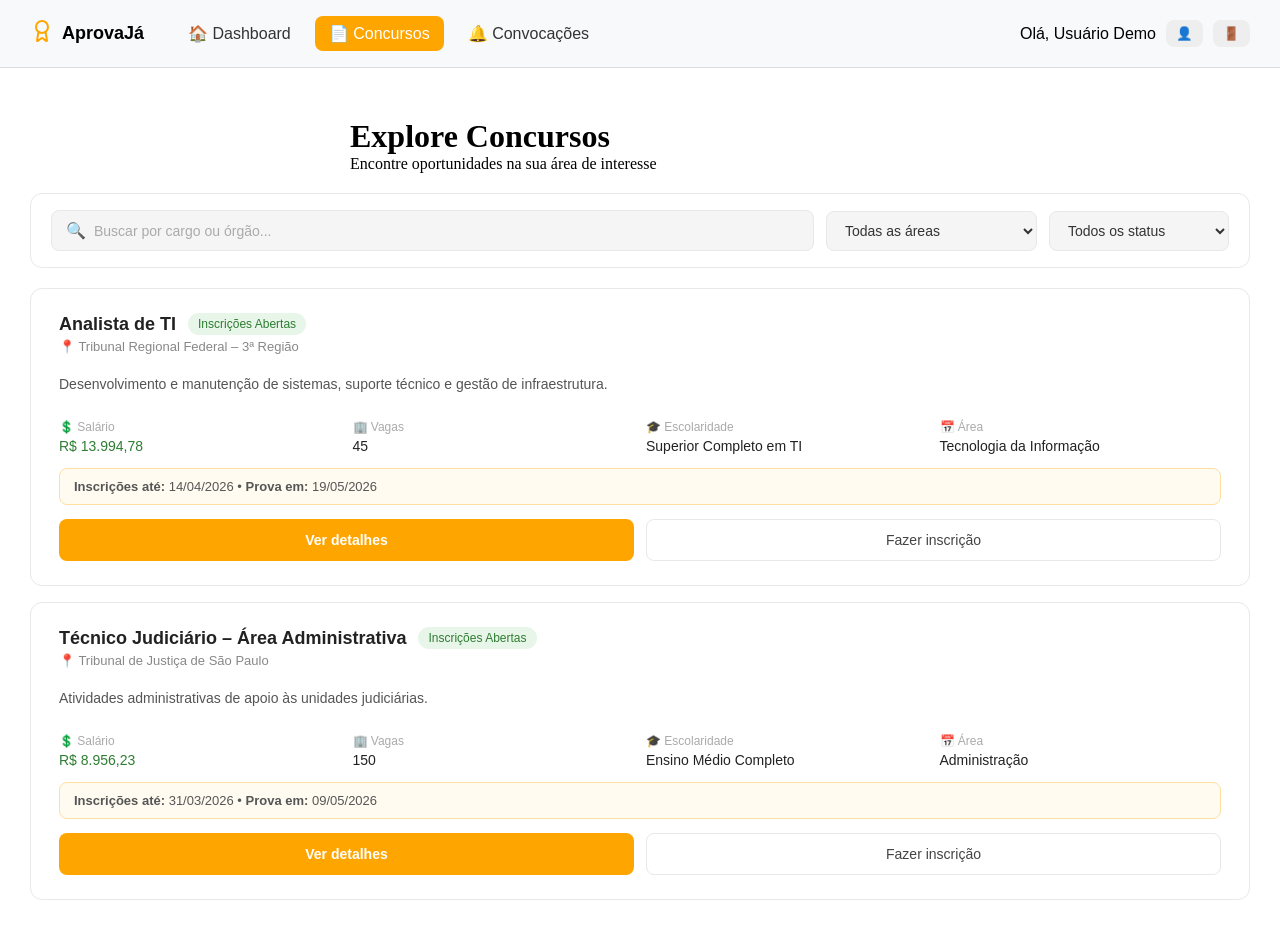
<file: concursos.html>
<!DOCTYPE html>
<html lang="pt-BR">
<head>
    <meta charset="UTF-8">
    <meta name="viewport" content="width=device-width, initial-scale=1.0">
    <link rel="stylesheet" href="style.css">
    <link rel="stylesheet" href="concursos.css">
    <title>AprovaJá – Concursos</title>
</head>
<body>

    <div class="navbar-wrapper">
        <nav class="navbar">
            <div class="nav-left">
                <div class="logo">
                    <span class="icon"><svg xmlns="http://www.w3.org/2000/svg" width="24" height="24" viewBox="0 0 24 24" fill="none" stroke="currentColor" stroke-width="2" stroke-linecap="round" stroke-linejoin="round"><path d="m15.477 12.89 1.515 8.526a.5.5 0 0 1-.81.47l-3.58-2.687a1 1 0 0 0-1.197 0l-3.586 2.686a.5.5 0 0 1-.81-.469l1.514-8.526"></path><circle cx="12" cy="8" r="6"></circle></svg></span>
                    <span class="brand">AprovaJá</span>
                </div>
                <ul class="menu" id="menu">
                    <li><a href="index.html">🏠 Dashboard</a></li>
                    <li class="active"><a href="#">📄 Concursos</a></li>
                    <li><a href="convocacoes.html">🔔 Convocações</a></li>
                </ul>
            </div>
            <div class="nav-right">
                <span class="user">Olá, Usuário Demo</span>
                <button class="icon-btn" onclick="window.location.href='perfil.html'">👤</button>
                <button class="icon-btn logout">🚪</button>
            </div>
            <button class="hamburger" id="hamburger" aria-label="Menu">
                <span></span>
                <span></span>
                <span></span>
            </button>
        </nav>
    </div>

    <div class="apresentacao">
        <h1>Explore Concursos</h1>
        <p>Encontre oportunidades na sua área de interesse</p>
    </div>

    <main class="concursos-page">

        <!-- Filtros -->
        <div class="filtros">
            <div class="filtro-busca">
                <span class="filtro-icon">🔍</span>
                <input type="text" placeholder="Buscar por cargo ou órgão...">
            </div>
            <select>
                <option>Todas as áreas</option>
                <option>Tecnologia da Informação</option>
                <option>Administração</option>
                <option>Jurídico</option>
            </select>
            <select>
                <option>Todos os status</option>
                <option>Inscrições Abertas</option>
                <option>Encerrado</option>
            </select>
        </div>

        <!-- Lista de concursos -->
        <div class="concursos-lista">

            <div class="concurso-card">
                <div class="concurso-topo">
                    <div>
                        <div class="concurso-titulo-row">
                            <h2 class="concurso-titulo">Analista de TI</h2>
                            <span class="badge green">Inscrições Abertas</span>
                        </div>
                        <p class="concurso-orgao">📍 Tribunal Regional Federal – 3ª Região</p>
                    </div>
                </div>

                <p class="concurso-desc">Desenvolvimento e manutenção de sistemas, suporte técnico e gestão de infraestrutura.</p>

                <div class="concurso-info">
                    <div class="info-item">
                        <p class="info-label">💲 Salário</p>
                        <p class="info-value green">R$ 13.994,78</p>
                    </div>
                    <div class="info-item">
                        <p class="info-label">🏢 Vagas</p>
                        <p class="info-value">45</p>
                    </div>
                    <div class="info-item">
                        <p class="info-label">🎓 Escolaridade</p>
                        <p class="info-value">Superior Completo em TI</p>
                    </div>
                    <div class="info-item">
                        <p class="info-label">📅 Área</p>
                        <p class="info-value">Tecnologia da Informação</p>
                    </div>
                </div>

                <div class="concurso-datas">
                    <p><strong>Inscrições até:</strong> 14/04/2026 &bull; <strong>Prova em:</strong> 19/05/2026</p>
                </div>

                <div class="concurso-acoes">
                    <button class="btn-detalhes">Ver detalhes</button>
                    <button class="btn-inscricao">Fazer inscrição</button>
                </div>
            </div>

            <div class="concurso-card">
                <div class="concurso-topo">
                    <div>
                        <div class="concurso-titulo-row">
                            <h2 class="concurso-titulo">Técnico Judiciário – Área Administrativa</h2>
                            <span class="badge green">Inscrições Abertas</span>
                        </div>
                        <p class="concurso-orgao">📍 Tribunal de Justiça de São Paulo</p>
                    </div>
                </div>

                <p class="concurso-desc">Atividades administrativas de apoio às unidades judiciárias.</p>

                <div class="concurso-info">
                    <div class="info-item">
                        <p class="info-label">💲 Salário</p>
                        <p class="info-value green">R$ 8.956,23</p>
                    </div>
                    <div class="info-item">
                        <p class="info-label">🏢 Vagas</p>
                        <p class="info-value">150</p>
                    </div>
                    <div class="info-item">
                        <p class="info-label">🎓 Escolaridade</p>
                        <p class="info-value">Ensino Médio Completo</p>
                    </div>
                    <div class="info-item">
                        <p class="info-label">📅 Área</p>
                        <p class="info-value">Administração</p>
                    </div>
                </div>

                <div class="concurso-datas">
                    <p><strong>Inscrições até:</strong> 31/03/2026 &bull; <strong>Prova em:</strong> 09/05/2026</p>
                </div>

                <div class="concurso-acoes">
                    <button class="btn-detalhes">Ver detalhes</button>
                    <button class="btn-inscricao">Fazer inscrição</button>
                </div>
            </div>

        </div>
    </main>

    <script>
        const hamburger = document.getElementById('hamburger');
        const menu = document.getElementById('menu');
        hamburger.addEventListener('click', () => {
            menu.classList.toggle('open');
            hamburger.classList.toggle('active');
        });
    </script>
</body>
</html>
</file>
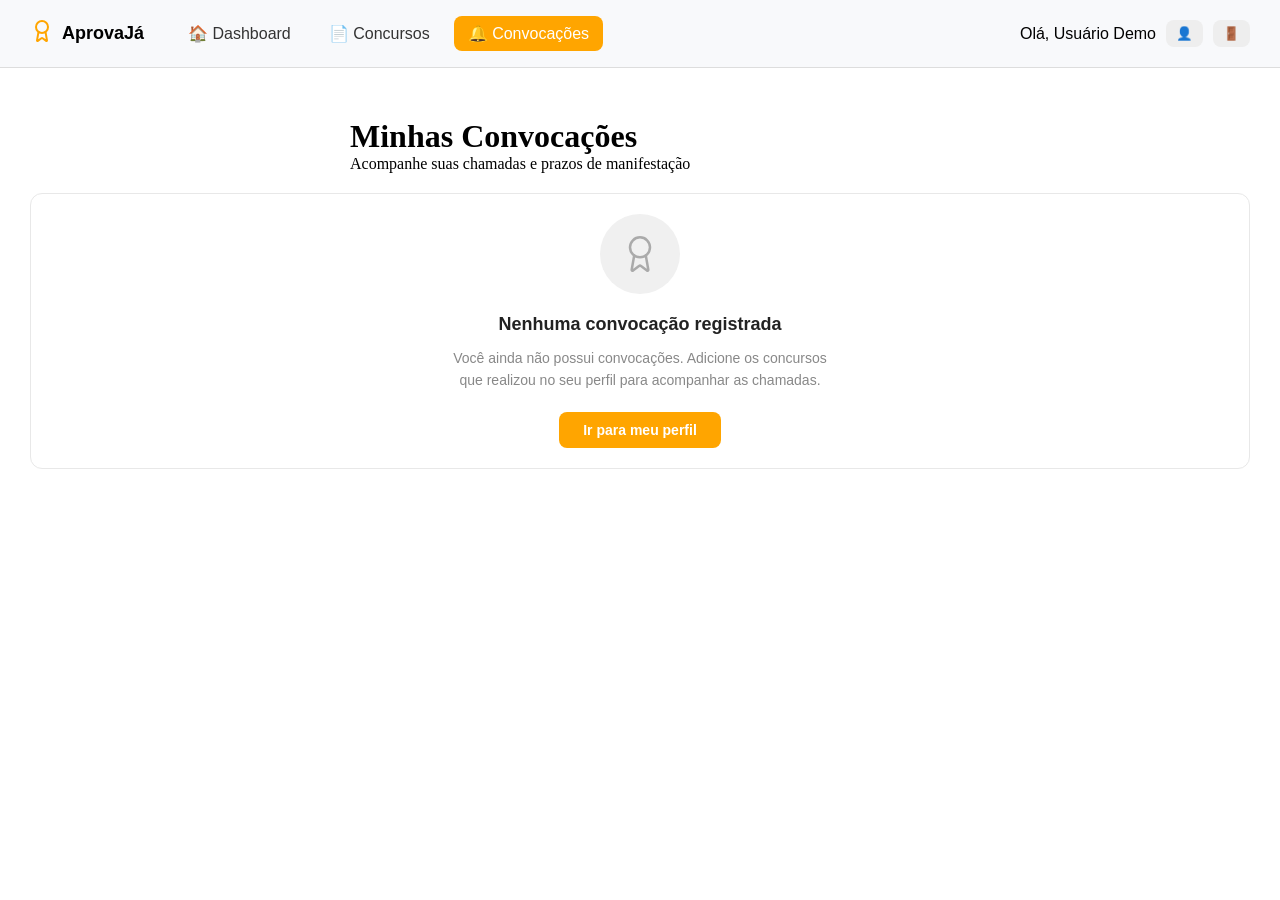
<file: convocacoes.html>
<!DOCTYPE html>
<html lang="pt-BR">
<head>
    <meta charset="UTF-8">
    <meta name="viewport" content="width=device-width, initial-scale=1.0">
    <link rel="stylesheet" href="convocacoes.css">
    <link rel="stylesheet" href="style.css">
    <title>AprovaJá – Convocações</title>
</head>
<body>

    <div class="navbar-wrapper">
        <nav class="navbar">
            <div class="nav-left">
                <div class="logo">
                    <span class="icon"><svg xmlns="http://www.w3.org/2000/svg" width="24" height="24" viewBox="0 0 24 24" fill="none" stroke="currentColor" stroke-width="2" stroke-linecap="round" stroke-linejoin="round"><path d="m15.477 12.89 1.515 8.526a.5.5 0 0 1-.81.47l-3.58-2.687a1 1 0 0 0-1.197 0l-3.586 2.686a.5.5 0 0 1-.81-.469l1.514-8.526"></path><circle cx="12" cy="8" r="6"></circle></svg></span>
                    <span class="brand">AprovaJá</span>
                </div>
                <ul class="menu" id="menu">
                    <li><a href="index.html">🏠 Dashboard</a></li>
                    <li><a href="concursos.html">📄 Concursos</a></li>
                    <li class="active"><a href="#">🔔 Convocações</a></li>
                </ul>
            </div>
            <div class="nav-right">
                <span class="user">Olá, Usuário Demo</span>
                <button class="icon-btn" onclick="window.location.href='perfil.html'">👤</button>
                <button class="icon-btn logout">🚪</button>
            </div>
            <button class="hamburger" id="hamburger" aria-label="Menu">
                <span></span>
                <span></span>
                <span></span>
            </button>
        </nav>
    </div>

    <div class="apresentacao">
        <h1>Minhas Convocações</h1>
        <p>Acompanhe suas chamadas e prazos de manifestação</p>
    </div>

    <main class="convocacoes-page">
        <div class="panel empty-panel">
            <div class="empty-icon">
                <svg xmlns="http://www.w3.org/2000/svg" width="40" height="40" viewBox="0 0 24 24" fill="none" stroke="#aaa" stroke-width="1.5" stroke-linecap="round" stroke-linejoin="round">
                    <path d="m15.477 12.89 1.515 8.526a.5.5 0 0 1-.81.47l-3.58-2.687a1 1 0 0 0-1.197 0l-3.586 2.686a.5.5 0 0 1-.81-.469l1.514-8.526"/>
                    <circle cx="12" cy="8" r="6"/>
                </svg>
            </div>
            <h2>Nenhuma convocação registrada</h2>
            <p>Você ainda não possui convocações. Adicione os concursos<br>que realizou no seu perfil para acompanhar as chamadas.</p>
            <button class="btn-perfil">Ir para meu perfil</button>
        </div>
    </main>

    <script>
        const hamburger = document.getElementById('hamburger');
        const menu = document.getElementById('menu');
        hamburger.addEventListener('click', () => {
            menu.classList.toggle('open');
            hamburger.classList.toggle('active');
        });
    </script>
</body>
</html>
</file>
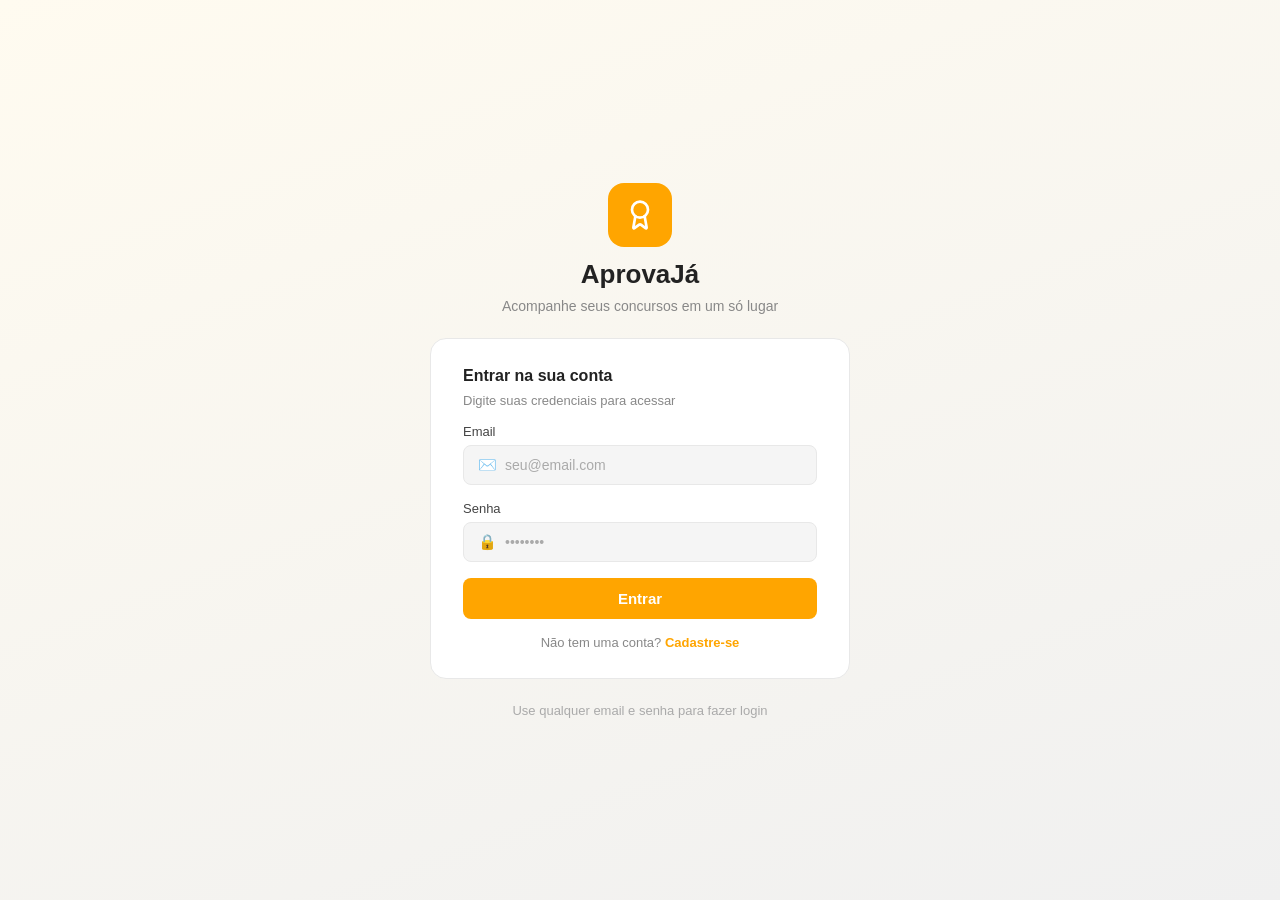
<file: login.html>
<!DOCTYPE html>
<html lang="pt-BR">
<head>
    <meta charset="UTF-8">
    <meta name="viewport" content="width=device-width, initial-scale=1.0">
    <link rel="stylesheet" href="login.css">
    <title>AprovaJá – Login</title>
</head>
<body>

    <div class="login-page">

        <div class="login-header">
            <div class="login-logo">
                <svg xmlns="http://www.w3.org/2000/svg" width="32" height="32" viewBox="0 0 24 24" fill="none" stroke="white" stroke-width="2" stroke-linecap="round" stroke-linejoin="round">
                    <path d="m15.477 12.89 1.515 8.526a.5.5 0 0 1-.81.47l-3.58-2.687a1 1 0 0 0-1.197 0l-3.586 2.686a.5.5 0 0 1-.81-.469l1.514-8.526"/>
                    <circle cx="12" cy="8" r="6"/>
                </svg>
            </div>
            <h1>AprovaJá</h1>
            <p>Acompanhe seus concursos em um só lugar</p>
        </div>

        <div class="login-card">
            <h2>Entrar na sua conta</h2>
            <p class="card-subtitle">Digite suas credenciais para acessar</p>

            <div class="field">
                <label for="email">Email</label>
                <div class="input-wrapper">
                    <span class="input-icon">✉️</span>
                    <input type="email" id="email" placeholder="seu@email.com">
                </div>
            </div>

            <div class="field">
                <label for="senha">Senha</label>
                <div class="input-wrapper">
                    <span class="input-icon">🔒</span>
                    <input type="password" id="senha" placeholder="••••••••">
                </div>
            </div>

            <button class="btn-entrar">Entrar</button>

            <p class="cadastro">Não tem uma conta? <a href="#">Cadastre-se</a></p>
        </div>

        <p class="hint">Use qualquer email e senha para fazer login</p>

    </div>

    <script>
        document.querySelector('.btn-entrar').addEventListener('click', () => {
            window.location.href = 'index.html';
        });
    </script>
</body>
</html>
</file>
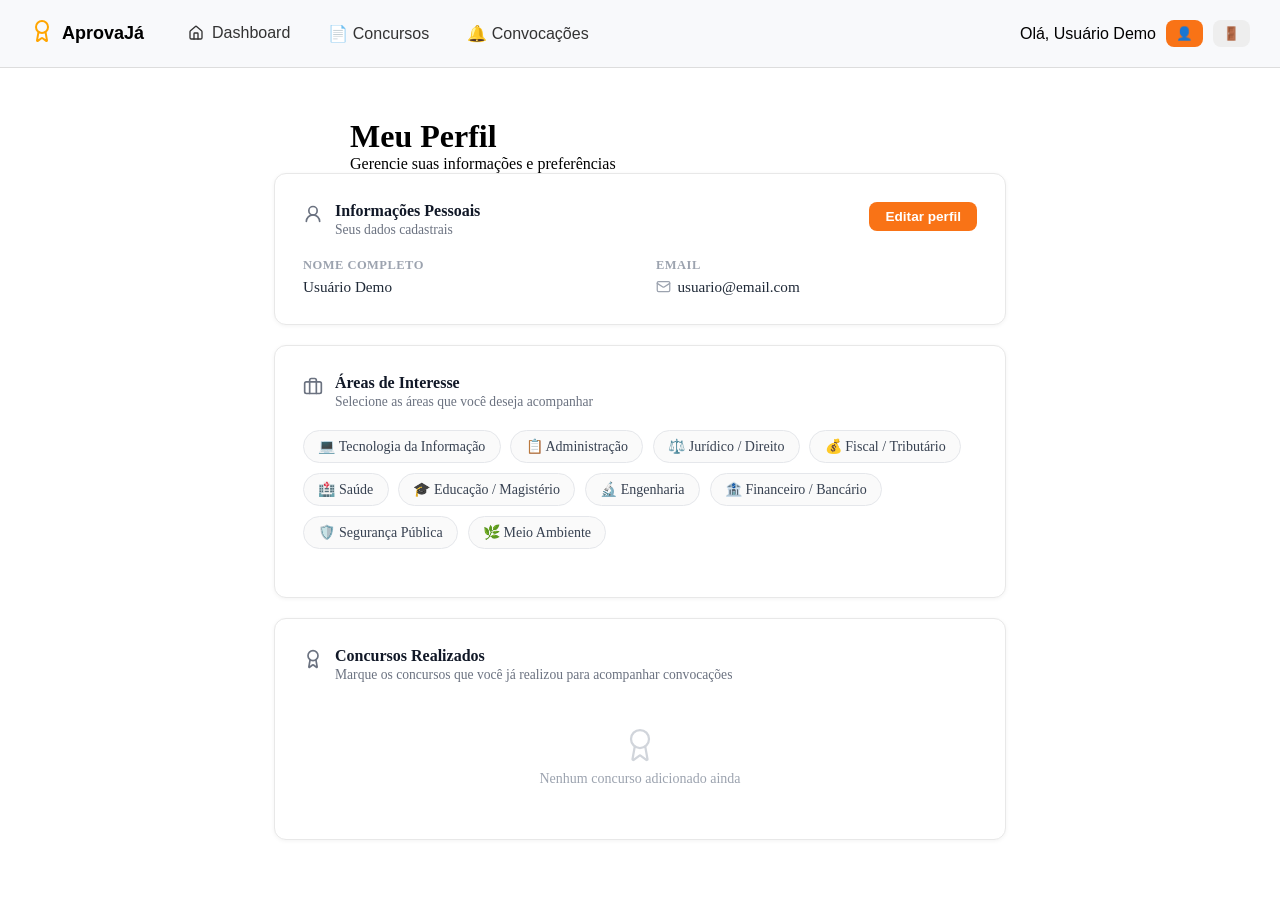
<file: perfil.html>
<!DOCTYPE html>
<html lang="pt-BR">
<head>
    <meta charset="UTF-8">
    <meta name="viewport" content="width=device-width, initial-scale=1.0">
    <link rel="stylesheet" href="style.css">
    <link rel="stylesheet" href="perfil.css">
    <title>AprovaJá – Meu Perfil</title>
</head>
<body>

    <div class="navbar-wrapper">
        <nav class="navbar">
            <div class="nav-left">
                <div class="logo">
                    <span class="icon"><svg xmlns="http://www.w3.org/2000/svg" width="24" height="24" viewBox="0 0 24 24" fill="none" stroke="currentColor" stroke-width="2" stroke-linecap="round" stroke-linejoin="round"><path d="m15.477 12.89 1.515 8.526a.5.5 0 0 1-.81.47l-3.58-2.687a1 1 0 0 0-1.197 0l-3.586 2.686a.5.5 0 0 1-.81-.469l1.514-8.526"></path><circle cx="12" cy="8" r="6"></circle></svg></span>
                    <span class="brand">AprovaJá</span>
                </div>
                <ul class="menu" id="menu">
                    <li><a href="index.html"><svg xmlns="http://www.w3.org/2000/svg" width="16" height="16" viewBox="0 0 24 24" fill="none" stroke="currentColor" stroke-width="2" stroke-linecap="round" stroke-linejoin="round"><path d="M15 21v-8a1 1 0 0 0-1-1h-4a1 1 0 0 0-1 1v8"></path><path d="M3 10a2 2 0 0 1 .709-1.528l7-5.999a2 2 0 0 1 2.582 0l7 5.999A2 2 0 0 1 21 10v9a2 2 0 0 1-2 2H5a2 2 0 0 1-2-2z"></path></svg> Dashboard</a></li>
                    <li><a href="concursos.html">📄 Concursos</a></li>
                    <li><a href="convocacoes.html">🔔 Convocações</a></li>
                </ul>
            </div>
            <div class="nav-right">
                <span class="user">Olá, Usuário Demo</span>
                <button class="icon-btn active-page" onclick="window.location.href='perfil.html'">👤</button>
                <button class="icon-btn logout">🚪</button>
            </div>
            <button class="hamburger" id="hamburger" aria-label="Menu">
                <span></span><span></span><span></span>
            </button>
        </nav>
    </div>

    <div class="apresentacao">
        <h1>Meu Perfil</h1>
        <p>Gerencie suas informações e preferências</p>
    </div>

    <main class="perfil-page">

        <!-- Informações Pessoais -->
        <section class="perfil-card">
            <div class="perfil-card-header">
                <div class="perfil-card-title">
                    <svg xmlns="http://www.w3.org/2000/svg" width="20" height="20" viewBox="0 0 24 24" fill="none" stroke="currentColor" stroke-width="2" stroke-linecap="round" stroke-linejoin="round"><circle cx="12" cy="8" r="5"/><path d="M20 21a8 8 0 0 0-16 0"/></svg>
                    <div>
                        <p class="card-title-text">Informações Pessoais</p>
                        <p class="card-subtitle">Seus dados cadastrais</p>
                    </div>
                </div>
                <button class="btn-editar">Editar perfil</button>
            </div>
            <div class="info-grid">
                <div class="info-field">
                    <p class="field-label">Nome completo</p>
                    <p class="field-value">Usuário Demo</p>
                </div>
                <div class="info-field">
                    <p class="field-label">Email</p>
                    <p class="field-value">
                        <svg xmlns="http://www.w3.org/2000/svg" width="15" height="15" viewBox="0 0 24 24" fill="none" stroke="currentColor" stroke-width="2" stroke-linecap="round" stroke-linejoin="round"><rect width="20" height="16" x="2" y="4" rx="2"/><path d="m22 7-8.97 5.7a1.94 1.94 0 0 1-2.06 0L2 7"/></svg>
                        usuario@email.com
                    </p>
                </div>
            </div>
        </section>

        <!-- Áreas de Interesse -->
        <section class="perfil-card">
            <div class="perfil-card-header">
                <div class="perfil-card-title">
                    <svg xmlns="http://www.w3.org/2000/svg" width="20" height="20" viewBox="0 0 24 24" fill="none" stroke="currentColor" stroke-width="2" stroke-linecap="round" stroke-linejoin="round"><rect width="20" height="14" x="2" y="7" rx="2"/><path d="M16 21V5a2 2 0 0 0-2-2h-4a2 2 0 0 0-2 2v16"/></svg>
                    <div>
                        <p class="card-title-text">Áreas de Interesse</p>
                        <p class="card-subtitle">Selecione as áreas que você deseja acompanhar</p>
                    </div>
                </div>
            </div>
            <div class="areas-grid">
                <span class="area-chip active">💻 Tecnologia da Informação</span>
                <span class="area-chip active">📋 Administração</span>
                <span class="area-chip">⚖️ Jurídico / Direito</span>
                <span class="area-chip">💰 Fiscal / Tributário</span>
                <span class="area-chip">🏥 Saúde</span>
                <span class="area-chip">🎓 Educação / Magistério</span>
                <span class="area-chip">🔬 Engenharia</span>
                <span class="area-chip">🏦 Financeiro / Bancário</span>
                <span class="area-chip">🛡️ Segurança Pública</span>
                <span class="area-chip">🌿 Meio Ambiente</span>
            </div>
        </section>

        <!-- Concursos Realizados -->
        <section class="perfil-card">
            <div class="perfil-card-header">
                <div class="perfil-card-title">
                    <svg xmlns="http://www.w3.org/2000/svg" width="20" height="20" viewBox="0 0 24 24" fill="none" stroke="currentColor" stroke-width="2" stroke-linecap="round" stroke-linejoin="round"><path d="m15.477 12.89 1.515 8.526a.5.5 0 0 1-.81.47l-3.58-2.687a1 1 0 0 0-1.197 0l-3.586 2.686a.5.5 0 0 1-.81-.469l1.514-8.526"/><circle cx="12" cy="8" r="6"/></svg>
                    <div>
                        <p class="card-title-text">Concursos Realizados</p>
                        <p class="card-subtitle">Marque os concursos que você já realizou para acompanhar convocações</p>
                    </div>
                </div>
            </div>
            <div class="concursos-empty">
                <svg xmlns="http://www.w3.org/2000/svg" width="36" height="36" viewBox="0 0 24 24" fill="none" stroke="#d1d5db" stroke-width="1.5"><path d="m15.477 12.89 1.515 8.526a.5.5 0 0 1-.81.47l-3.58-2.687a1 1 0 0 0-1.197 0l-3.586 2.686a.5.5 0 0 1-.81-.469l1.514-8.526"/><circle cx="12" cy="8" r="6"/></svg>
                <p>Nenhum concurso adicionado ainda</p>
            </div>
        </section>

    </main>

    <script>
        const hamburger = document.getElementById('hamburger');
        const menu = document.getElementById('menu');
        hamburger.addEventListener('click', () => {
            menu.classList.toggle('open');
            hamburger.classList.toggle('active');
        });
    </script>
</body>
</html>
</file>
<file: style.css>
* {
    box-sizing: border-box;
    margin: 0;
    padding: 0;
}

.navbar-wrapper {
    background: #f8f9fb;
    border-bottom: 1px solid #ddd;
}

.navbar {
    display: flex;
    justify-content: space-between;
    align-items: center;
    padding: 16px 20px;
    background: #f8f9fb;
    font-family: sans-serif;
    max-width: 1260px; margin: 0 auto;
}

.nav-left {
    display: flex;
    align-items: center;
    gap: 30px;
}

.nav-left {
    white-space: nowrap
}

.icon {
    color: orange;
}

.menu li a {
    display: flex;
    align-items: center; 
    gap: 8px;
}

.logo {
    display: flex;
    align-items: center;
    gap: 8px;
    font-weight: bold;
    font-size: 18px;
    white-space: nowrap
}

.menu {
display: flex;
list-style: none;
gap: 10px;
}

.menu li a {
text-decoration: none;
padding: 8px 14px;
border-radius: 8px;
color: #333;
}

.menu li.active a {
background: orange;
color: white;
}

.nav-right {
display: flex;
align-items: center;
gap: 10px;
}

.icon-btn {
border: none;
background: #eee;
padding: 6px 10px;
border-radius: 8px;
cursor: pointer;
}

.logout {
color: red;
}

/* ── Hambúrguer ── */
.hamburger {
    display: none; /* escondido no desktop */
    flex-direction: column;
    justify-content: center;
    gap: 5px;
    background: none;
    border: none;
    cursor: pointer;
    padding: 4px;
}

.hamburger span {
    display: block;
    width: 22px;
    height: 2px;
    background: #333;
    border-radius: 2px;
    transition: transform 0.3s, opacity 0.3s;
}

.apresentacao {
    display: flex;
    flex-direction: column;
    margin-top: 50px;
    margin-left: 350px;
}

.dashboard {
    display: flex;
    flex-direction: column; /* empilha as 3 seções */
    gap: 24px;
}

.stats-grid {
    display: grid;
    grid-template-columns: repeat(4, 1fr); /* 4 colunas iguais */
    gap: 16px;
}

.panels-grid {
    display: grid;
    grid-template-columns: 1fr 1fr; /* 2 colunas iguais */
    gap: 16px;
}

/* Animação do X quando aberto */
.hamburger.active span:nth-child(1) { transform: translateY(7px) rotate(45deg); }
.hamburger.active span:nth-child(2) { opacity: 0; }
.hamburger.active span:nth-child(3) { transform: translateY(-7px) rotate(-45deg); }
/* ── Dashboard ── */
.dashboard {
    max-width: 1260px;
    margin: 20px auto 40px;
    padding: 0 20px;
}

.stat-card {
    background: white;
    border: 1px solid #e8e8e8;
    border-radius: 12px;
    padding: 16px 20px;
    display: flex;
    justify-content: space-between;
    align-items: flex-start;
    font-family: sans-serif;
}

.stat-label { font-size: 13px; color: #888; margin-bottom: 8px; }
.stat-value  { font-size: 26px; font-weight: 600; }

.stat-icon {
    width: 40px;
    height: 40px;
    border-radius: 8px;
    display: flex;
    align-items: center;
    justify-content: center;
    font-size: 18px;
    flex-shrink: 0;
}

.stat-icon.gray   { background: #f0f0f0; }
.stat-icon.green  { background: #e8f5e9; }
.stat-icon.purple { background: #f3e8fd; }
.stat-icon.orange { background: #fff3e0; }

.panel {
    background: white;
    border: 1px solid #e8e8e8;
    border-radius: 12px;
    padding: 20px;
    font-family: sans-serif;
}

.panel-header {
    display: flex;
    justify-content: space-between;
    align-items: flex-start;
    margin-bottom: 16px;
}

.panel-title    { font-size: 15px; font-weight: 600; }
.panel-subtitle { font-size: 13px; color: #888; margin-top: 2px; }

.btn-link {
    font-size: 13px;
    color: #555;
    background: none;
    border: none;
    cursor: pointer;
    white-space: nowrap;
}

.alerta-item {
    display: flex;
    align-items: flex-start;
    gap: 10px;
    padding: 12px;
    border-radius: 8px;
    margin-bottom: 8px;
    font-size: 13px;
}

.alerta-item.info    { background: #fff8e8; }
.alerta-item.warning { background: #fff3e0; }
.alerta-item.success { background: #e8f5e9; }

.alerta-icon      { font-size: 16px; flex-shrink: 0; margin-top: 1px; }
.alerta-titulo    { font-weight: 500; color: #222; margin-bottom: 2px; }
.alerta-categoria { color: #888; font-size: 12px; }

.empty-state {
    display: flex;
    flex-direction: column;
    align-items: center;
    justify-content: center;
    gap: 6px;
    padding: 32px 0;
    color: #aaa;
    font-size: 13px;
    text-align: center;
}

.muted { font-size: 12px; color: #bbb; }

.concursos-lista {
    display: flex;
    flex-direction: column;
    gap: 12px;
}

.concurso-card {
    border: 1px solid #e8e8e8;
    border-radius: 10px;
    padding: 16px 20px;
}

.concurso-header {
    display: flex;
    justify-content: space-between;
    align-items: flex-start;
    margin-bottom: 4px;
}

.concurso-titulo { font-size: 15px; font-weight: 600; }
.concurso-orgao  { font-size: 13px; color: #888; margin-bottom: 8px; }
.concurso-desc   { font-size: 13px; color: #555; margin-bottom: 14px; }

.badge {
    font-size: 12px;
    padding: 4px 10px;
    border-radius: 20px;
    font-weight: 500;
    white-space: nowrap;
}

.badge.green { background: #e8f5e9; color: #2e7d32; }

.concurso-info {
    display: grid;
    grid-template-columns: repeat(4, 1fr);
    gap: 8px;
}

.info-label { font-size: 12px; color: #aaa; margin-bottom: 2px; }
.info-value { font-size: 13px; font-weight: 500; }
.info-value.green { color: #2e7d32; }

@media (max-width: 768px) {
    .stats-grid    { grid-template-columns: repeat(2, 1fr); }
    .panels-grid   { grid-template-columns: 1fr; }
    .concurso-info { grid-template-columns: repeat(2, 1fr); }
}

@media (max-width: 480px) {
    .stats-grid { grid-template-columns: 1fr; }
}

/* ── Mobile ── */
@media (max-width: 768px) {
    .navbar {
        flex-wrap: wrap;
        padding: 12px 16px;
        gap: 10px;
    }

    .nav-right .user {
        display: none; /* esconde o texto no mobile, fica só os ícones */
    }

    .hamburger {
        display: flex;
    }

    /* Menu some por padrão no mobile */
    .menu {
        display: none;
        flex-direction: column;
        width: 100%;
        gap: 4px;
        padding-bottom: 8px;
    }

    /* Aparece quando tem a classe .open */
    .menu.open {
        display: flex;
    }

    .menu li a {
        display: block;
    }

    .nav-left {
        flex-wrap: wrap;
        gap: 0;
        width: 100%;
    }
}
</file>
<file: concursos.css>
.concursos-page {
    max-width: 1260px;
    margin: 20px auto 40px;
    padding: 0 20px;
    display: flex;
    flex-direction: column;
    gap: 20px;
}

/* ── Filtros ── */
.filtros {
    background: white;
    border: 1px solid #e8e8e8;
    border-radius: 12px;
    padding: 16px 20px;
    display: flex;
    gap: 12px;
    align-items: center;
    flex-wrap: wrap;
}

.filtro-busca {
    display: flex;
    align-items: center;
    gap: 8px;
    background: #f5f5f5;
    border: 1px solid #e8e8e8;
    border-radius: 8px;
    padding: 10px 14px;
    flex: 1;
    min-width: 200px;
}

.filtro-busca input {
    border: none;
    background: transparent;
    outline: none;
    font-size: 14px;
    color: #333;
    width: 100%;
}

.filtro-busca input::placeholder { color: #aaa; }

.filtros select {
    background: #f5f5f5;
    border: 1px solid #e8e8e8;
    border-radius: 8px;
    padding: 10px 14px;
    font-size: 14px;
    color: #333;
    cursor: pointer;
    outline: none;
    min-width: 180px;
}

/* ── Cards ── */
.concursos-lista {
    display: flex;
    flex-direction: column;
    gap: 16px;
}

.concurso-card {
    background: white;
    border: 1px solid #e8e8e8;
    border-radius: 12px;
    padding: 24px 28px;
    display: flex;
    flex-direction: column;
    gap: 14px;
    font-family: sans-serif;
}

.concurso-titulo-row {
    display: flex;
    align-items: center;
    gap: 12px;
    flex-wrap: wrap;
    margin-bottom: 4px;
}

.concurso-titulo {
    font-size: 18px;
    font-weight: 700;
    color: #222;
}

.concurso-orgao {
    font-size: 13px;
    color: #888;
}

.concurso-desc {
    font-size: 14px;
    color: #555;
}

.concurso-info {
    display: grid;
    grid-template-columns: repeat(4, 1fr);
    gap: 12px;
}

.info-label {
    font-size: 12px;
    color: #aaa;
    margin-bottom: 4px;
}

.info-value {
    font-size: 14px;
    font-weight: 500;
    color: #222;
}

.info-value.green { color: #2e7d32; }

.badge {
    font-size: 12px;
    padding: 4px 10px;
    border-radius: 20px;
    font-weight: 500;
    white-space: nowrap;
}

.badge.green { background: #e8f5e9; color: #2e7d32; }

.concurso-datas {
    background: #fffbf0;
    border: 1px solid #ffe0a0;
    border-radius: 8px;
    padding: 10px 14px;
    font-size: 13px;
    color: #555;
}

.concurso-acoes {
    display: grid;
    grid-template-columns: 1fr 1fr;
    gap: 12px;
}

.btn-detalhes {
    background: orange;
    color: white;
    border: none;
    border-radius: 8px;
    padding: 12px;
    font-size: 14px;
    font-weight: 600;
    cursor: pointer;
    transition: background 0.2s;
}

.btn-detalhes:hover { background: #e69500; }

.btn-inscricao {
    background: white;
    color: #444;
    border: 1px solid #e8e8e8;
    border-radius: 8px;
    padding: 12px;
    font-size: 14px;
    cursor: pointer;
    transition: background 0.2s;
}

.btn-inscricao:hover { background: #f5f5f5; }

/* ── Responsivo ── */
@media (max-width: 768px) {
    .concurso-info { grid-template-columns: repeat(2, 1fr); }
    .filtros { flex-direction: column; }
    .filtros select { width: 100%; }
}

@media (max-width: 480px) {
    .concurso-acoes { grid-template-columns: 1fr; }
}
</file>
<file: convocacoes.css>
/* ── Convocações ── */
.convocacoes-page {
    max-width: 1260px;
    margin: 20px auto 40px;
    padding: 0 20px;
}

.empty-panel {
    background: white;
    border: 1px solid #e8e8e8;
    border-radius: 12px;
    padding: 80px 20px;
    display: flex;
    flex-direction: column;
    align-items: center;
    gap: 12px;
    text-align: center;
    font-family: sans-serif;
}

.empty-icon {
    width: 80px;
    height: 80px;
    background: #f0f0f0;
    border-radius: 50%;
    display: flex;
    align-items: center;
    justify-content: center;
    margin-bottom: 8px;
}

.empty-panel h2 {
    font-size: 18px;
    font-weight: 600;
    color: #222;
}

.empty-panel p {
    font-size: 14px;
    color: #888;
    line-height: 1.6;
}

.btn-perfil {
    background: orange;
    color: white;
    border: none;
    border-radius: 8px;
    padding: 10px 24px;
    font-size: 14px;
    font-weight: 600;
    cursor: pointer;
    margin-top: 8px;
    transition: background 0.2s;
}

.btn-perfil:hover { background: #e69500; }
</file>
<file: login.css>
* {
    box-sizing: border-box;
    margin: 0;
    padding: 0;
}

body {
    font-family: sans-serif;
}

.login-page {
    min-height: 100vh;
    background: linear-gradient(160deg, #fffbf0 0%, #f0f0f0 100%);
    display: flex;
    flex-direction: column;
    align-items: center;
    justify-content: center;
    padding: 24px;
    gap: 24px;
}

/* ── Header ── */
.login-header {
    display: flex;
    flex-direction: column;
    align-items: center;
    gap: 8px;
    text-align: center;
}

.login-logo {
    width: 64px;
    height: 64px;
    background: orange;
    border-radius: 16px;
    display: flex;
    align-items: center;
    justify-content: center;
    margin-bottom: 4px;
}

.login-header h1 {
    font-size: 26px;
    font-weight: 700;
    color: #222;
}

.login-header p {
    font-size: 14px;
    color: #888;
}

/* ── Card ── */
.login-card {
    background: white;
    border: 1px solid #e8e8e8;
    border-radius: 16px;
    padding: 28px 32px;
    width: 100%;
    max-width: 420px;
    display: flex;
    flex-direction: column;
    gap: 16px;
}

.login-card h2 {
    font-size: 16px;
    font-weight: 600;
    color: #222;
    margin-bottom: 0;
}

.card-subtitle {
    font-size: 13px;
    color: #888;
    margin-top: -8px;
}

/* ── Fields ── */
.field {
    display: flex;
    flex-direction: column;
    gap: 6px;
}

.field label {
    font-size: 13px;
    color: #444;
    font-weight: 500;
}

.input-wrapper {
    display: flex;
    align-items: center;
    gap: 8px;
    background: #f5f5f5;
    border: 1px solid #e8e8e8;
    border-radius: 8px;
    padding: 10px 14px;
}

.input-icon {
    font-size: 15px;
    flex-shrink: 0;
}

.input-wrapper input {
    border: none;
    background: transparent;
    outline: none;
    font-size: 14px;
    color: #333;
    width: 100%;
}

.input-wrapper input::placeholder {
    color: #aaa;
}

/* ── Botão ── */
.btn-entrar {
    background: orange;
    color: white;
    border: none;
    border-radius: 8px;
    padding: 12px;
    font-size: 15px;
    font-weight: 600;
    cursor: pointer;
    width: 100%;
    transition: background 0.2s;
}

.btn-entrar:hover {
    background: #e69500;
}

/* ── Cadastro ── */
.cadastro {
    text-align: center;
    font-size: 13px;
    color: #888;
}

.cadastro a {
    color: orange;
    font-weight: 600;
    text-decoration: none;
}

/* ── Hint ── */
.hint {
    font-size: 13px;
    color: #aaa;
    text-align: center;
}
</file>
<file: perfil.css>
/* ===== PERFIL PAGE ===== */

.perfil-page {
    max-width: 780px;
    margin: 0 auto;
    padding: 0 1.5rem 3rem;
    display: flex;
    flex-direction: column;
    gap: 1.25rem;
}

/* Card base */
.perfil-card {
    background: #fff;
    border-radius: 12px;
    border: 1px solid #e8e8e8;
    padding: 1.75rem;
    box-shadow: 0 1px 4px rgba(0,0,0,0.05);
}

.perfil-card-header {
    display: flex;
    align-items: flex-start;
    justify-content: space-between;
    gap: 1rem;
    margin-bottom: 1.25rem;
}

.perfil-card-title {
    display: flex;
    align-items: flex-start;
    gap: 0.75rem;
    color: #374151;
}

.perfil-card-title svg {
    flex-shrink: 0;
    margin-top: 2px;
    color: #6b7280;
}

.card-title-text {
    font-size: 1rem;
    font-weight: 600;
    color: #111827;
    margin: 0 0 2px;
}

.card-subtitle {
    font-size: 0.85rem;
    color: #6b7280;
    margin: 0;
}

/* Botão editar */
.btn-editar {
    background: #f97316;
    color: #fff;
    border: none;
    border-radius: 8px;
    padding: 0.45rem 1rem;
    font-size: 0.85rem;
    font-weight: 600;
    cursor: pointer;
    white-space: nowrap;
    transition: background 0.2s;
}

.btn-editar:hover {
    background: #ea6c0a;
}

/* Info grid */
.info-grid {
    display: grid;
    grid-template-columns: 1fr 1fr;
    gap: 1rem 2rem;
}

.info-field {
    display: flex;
    flex-direction: column;
    gap: 0.3rem;
}

.field-label {
    font-size: 0.78rem;
    font-weight: 600;
    color: #9ca3af;
    text-transform: uppercase;
    letter-spacing: 0.04em;
    margin: 0;
}

.field-value {
    font-size: 0.95rem;
    color: #1f2937;
    margin: 0;
    display: flex;
    align-items: center;
    gap: 0.4rem;
}

.field-value svg {
    color: #9ca3af;
    flex-shrink: 0;
}

/* Inputs */
.field-input {
    padding: 0.55rem 0.85rem;
    border: 1.5px solid #e5e7eb;
    border-radius: 8px;
    font-size: 0.9rem;
    color: #1f2937;
    outline: none;
    transition: border-color 0.2s;
    background: #fafafa;
    width: 100%;
    box-sizing: border-box;
}

.field-input:focus {
    border-color: #f97316;
    background: #fff;
}

/* Edit actions */
.edit-actions {
    grid-column: 1 / -1;
    display: flex;
    justify-content: flex-end;
    gap: 0.75rem;
    margin-top: 0.25rem;
}

.btn-salvar {
    background: #f97316;
    color: #fff;
    border: none;
    border-radius: 8px;
    padding: 0.5rem 1.1rem;
    font-size: 0.85rem;
    font-weight: 600;
    cursor: pointer;
    transition: background 0.2s;
}

.btn-salvar:hover {
    background: #ea6c0a;
}

.btn-cancelar {
    background: transparent;
    color: #6b7280;
    border: 1.5px solid #e5e7eb;
    border-radius: 8px;
    padding: 0.5rem 1rem;
    font-size: 0.85rem;
    font-weight: 600;
    cursor: pointer;
    transition: all 0.2s;
}

.btn-cancelar:hover {
    border-color: #d1d5db;
    color: #374151;
}

/* Áreas de interesse */
.areas-grid {
    display: flex;
    flex-wrap: wrap;
    gap: 0.6rem;
    margin-bottom: 1.25rem;
}

.area-chip {
    display: flex;
    align-items: center;
    gap: 0.4rem;
    padding: 0.45rem 0.9rem;
    border-radius: 999px;
    border: 1.5px solid #e5e7eb;
    font-size: 0.875rem;
    color: #374151;
    cursor: pointer;
    transition: all 0.18s;
    user-select: none;
    background: #fafafa;
}

.area-chip input[type=checkbox] {
    display: none;
}

.area-chip:has(input:checked) {
    background: #fff7ed;
    border-color: #f97316;
    color: #c2410c;
    font-weight: 600;
}

.area-chip:hover {
    border-color: #f97316;
    background: #fff7ed;
}

.areas-footer {
    display: flex;
    align-items: center;
    justify-content: space-between;
    flex-wrap: wrap;
    gap: 0.75rem;
}

.areas-counter {
    font-size: 0.83rem;
    color: #9ca3af;
}

/* Concursos realizados */
.concursos-realizados-lista {
    display: flex;
    flex-direction: column;
    gap: 0.5rem;
    margin-bottom: 1rem;
}

.concurso-realizado-item {
    display: flex;
    align-items: center;
    justify-content: space-between;
    background: #f9fafb;
    border: 1px solid #e5e7eb;
    border-radius: 8px;
    padding: 0.65rem 1rem;
}

.concurso-realizado-nome {
    font-size: 0.9rem;
    color: #1f2937;
}

.btn-remover {
    background: none;
    border: none;
    color: #d1d5db;
    cursor: pointer;
    font-size: 0.85rem;
    padding: 0.2rem 0.4rem;
    border-radius: 4px;
    transition: color 0.15s, background 0.15s;
}

.btn-remover:hover {
    color: #ef4444;
    background: #fef2f2;
}

.add-concurso-form {
    display: flex;
    gap: 0.65rem;
}

.btn-adicionar {
    background: #f97316;
    color: #fff;
    border: none;
    border-radius: 8px;
    padding: 0.55rem 1.1rem;
    font-size: 0.85rem;
    font-weight: 600;
    cursor: pointer;
    white-space: nowrap;
    transition: background 0.2s;
}

.btn-adicionar:hover {
    background: #ea6c0a;
}

.concursos-empty {
    display: flex;
    flex-direction: column;
    align-items: center;
    gap: 0.5rem;
    padding: 1.5rem 1rem;
    color: #d1d5db;
    font-size: 0.875rem;
}

.concursos-empty p {
    margin: 0;
    color: #9ca3af;
}

/* Toast */
.toast {
    position: fixed;
    bottom: 2rem;
    left: 50%;
    transform: translateX(-50%) translateY(1rem);
    background: #1f2937;
    color: #fff;
    padding: 0.7rem 1.4rem;
    border-radius: 999px;
    font-size: 0.875rem;
    font-weight: 500;
    opacity: 0;
    pointer-events: none;
    transition: opacity 0.25s, transform 0.25s;
    z-index: 9999;
    white-space: nowrap;
}

.toast.show {
    opacity: 1;
    transform: translateX(-50%) translateY(0);
}

/* Active icon-btn (perfil) */
.icon-btn.active-page {
    background: #f97316;
    color: #fff;
    border-radius: 8px;
}

/* Responsivo */
@media (max-width: 600px) {
    .info-grid {
        grid-template-columns: 1fr;
    }

    .perfil-card-header {
        flex-wrap: wrap;
    }

    .areas-footer {
        flex-direction: column;
        align-items: flex-start;
    }

    .add-concurso-form {
        flex-direction: column;
    }
}
</file>
